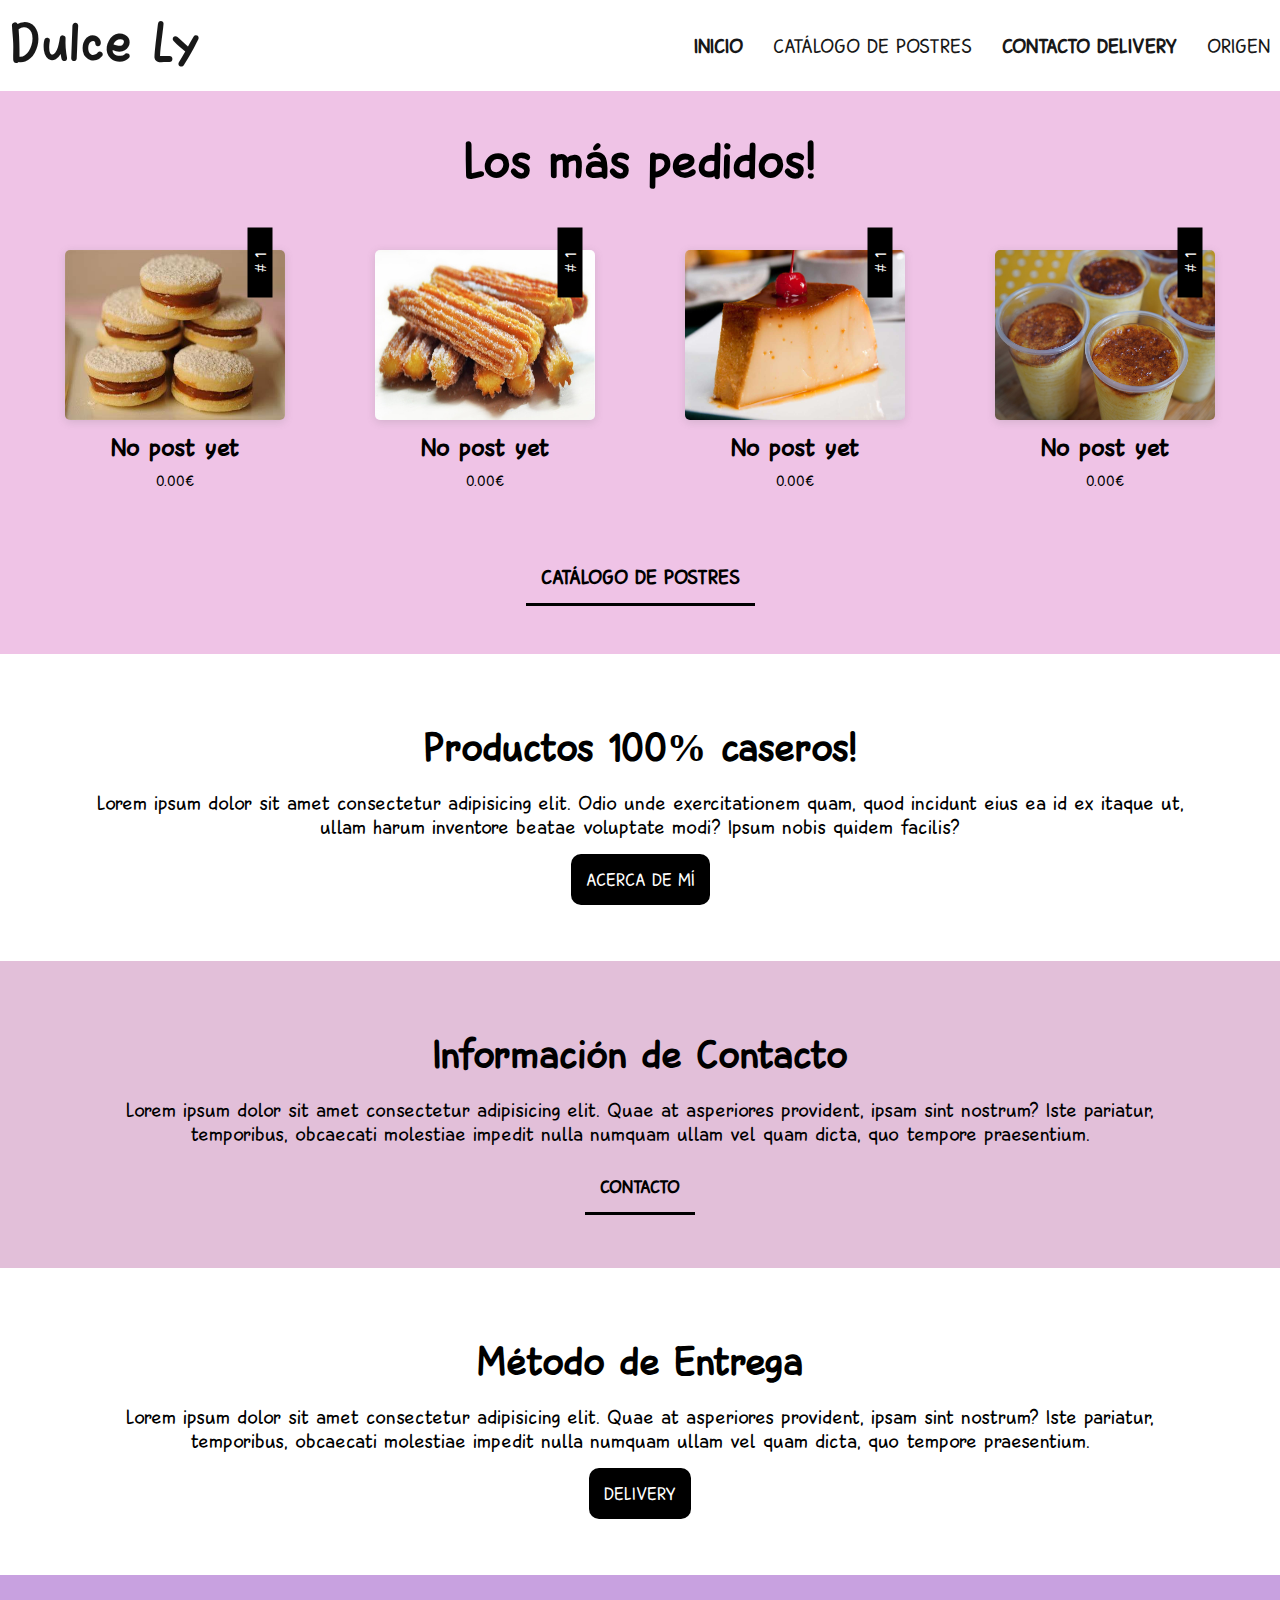
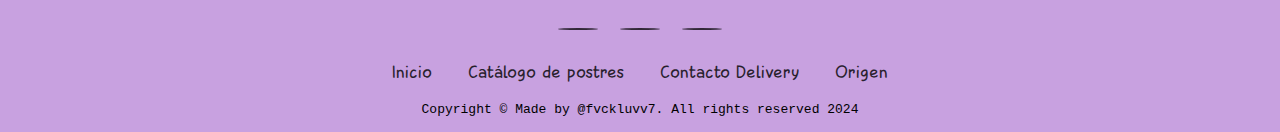
<file: index.html>
<!DOCTYPE html>
<html lang="en">
<head>
    <meta charset="UTF-8">
    <meta http-equiv="X-UA-Compatible" content="IE=edge">
    <meta name="viewport" content="width=device-width, initial-scale=1.0">
    <title>Dulce Ly - Inicio</title>
    <link rel="icon" href="" type="icon">
    <link rel="stylesheet" href="style.css">
    <link rel="stylesheet" href="https://cdnjs.cloudflare.com/ajax/libs/font-awesome/6.0.0-beta2/css/all.min.css" integrity="sha512-YWzhKL2whUzgiheMoBFwW8CKV4qpHQAEuvilg9FAn5VJUDwKZZxkJNuGM4XkWuk94WCrrwslk8yWNGmY1EduTA==" crossorigin="anonymous" referrerpolicy="no-referrer"/>
</head>

<body>

    <header>
        <nav>
            <ul class='nav-bar'>
                <li><a href="index.html" class="logo1"><p>Dulce Ly</p></a></li>

                    <input type='checkbox' id='check'/>

                <span class="menu">
                    <li><a href="index.html" class="bolder">Inicio</a></li>
                    <li><a href="dessert.html">Catálogo de postres</a></li>
                    <li><a href="contact.html" class="bolder">Contacto Delivery</a></li>
                    <li><a href="blog.html">Origen</a></li>
                    <label for="check" class="close-menu"><i class="fas fa-times"></i></label>
                </span>

                <label for="check" class="open-menu"><i class="fas fa-bars"></i></label>
            
            </ul>
        </nav>
    </header>


    <section class="section-b-sellers">

            <div class="container-title">

                    <h1 class="title">Los más pedidos!</h1>
    
                <div class="grid-container">
    
                    <div class="card-b-sellers">
                                <div class="etiqueta"># 1</div>
                            <img src="dessert-imgs/alfajores.png" alt="" class="img-b-sellers">
                        <div class="description">
                            <h2 class="title--product">No post yet</h2>
                            <p class="title--price">0.00€</p>
                        </div>
                    </div>

                    <div class="card-b-sellers">
                                <div class="etiqueta"># 1</div>
                            <img src="dessert-imgs/churros.png" alt="" class="img-b-sellers">
                        <div class="description">
                            <h2 class="title--product">No post yet</h2>
                            <p class="title--price">0.00€</p>
                        </div>
                    </div>

                    <div class="card-b-sellers">
                                <div class="etiqueta"># 1</div>
                            <img src="dessert-imgs/crema-volteada.png" alt="" class="img-b-sellers">
                        <div class="description">
                            <h2 class="title--product">No post yet</h2>
                            <p class="title--price">0.00€</p>
                        </div>
                    </div>
                    
                    <div class="card-b-sellers">
                                <div class="etiqueta"># 1</div>
                            <img src="dessert-imgs/leche-asada.png" alt="" class="img-b-sellers">
                        <div class="description">
                            <h2 class="title--product">No post yet</h2>
                            <p class="title--price">0.00€</p>
                        </div>
                    </div>

            </div>

                <button class="button1"><a href="dessert.html">CATÁLOGO DE POSTRES</a></button>

    </section>


<section class="section-product-txt"> 

    <h2 class="title-product">Productos 100% caseros!</h2>
    <p class="txt-product">Lorem ipsum dolor sit amet consectetur adipisicing elit. Odio unde exercitationem quam, quod incidunt eius ea id ex itaque ut, ullam harum inventore beatae voluptate modi? Ipsum nobis quidem facilis?</p>

    <button class="button-blog"><a href="blog.html">ACERCA DE MÍ</a></button>

</section>


<section class="section-personalizado">

    <h2 class="title-personalizado">Información de Contacto</h2>
    <p class="txt-personalizado">Lorem ipsum dolor sit amet consectetur adipisicing elit. Quae at asperiores provident, ipsam sint nostrum? Iste pariatur, temporibus, obcaecati molestiae impedit nulla numquam ullam vel quam dicta, quo tempore praesentium.</p>

    <button class="button-personalizado"><a href="contact.html">CONTACTO</a></button>
    
</section>


<section class="section-delivery-txt">

    <h2 class="title-product">Método de Entrega</h2>
    <p class="txt-product">Lorem ipsum dolor sit amet consectetur adipisicing elit. Quae at asperiores provident, ipsam sint nostrum? Iste pariatur, temporibus, obcaecati molestiae impedit nulla numquam ullam vel quam dicta, quo tempore praesentium.</p>

    <button class="button-contact"><a href="contact.html">DELIVERY</a></button>

</section>



        <footer>
         
                <section class="footer">
         
                    <div class="media">

                        <a href="https://www.instagram.com/dul_cely/"><i class="fa-brands fa-instagram"></i></a>
                        <a href=""><i class="fa-brands fa-facebook"></i></a>
                        <a href="https://api.whatsapp.com/message/OETHSGKCILVWM1?autoload=1&app_absent=0"><i class="fa-brands fa-whatsapp"></i></a>                    
                    </div>

        
                    <ul class="list">

                        <li>
                            <a href="index.html">Inicio</a>
                        </li>
                    
                        <li>
                            <a href="dessert.html">Catálogo de postres</a>
                        </li>
                    
                        <li>
                            <a href="contact.html">Contacto Delivery</a>
                        </li>

                        <li>
                            <a href="blog.html">Origen</a>
                        </li>

                    </ul>

                       <p class="copyright">Copyright © Made by @fvckluvv7. All rights reserved 2024</p> 

                </section>

    
        </footer>
 

</body>
</html>
</file>
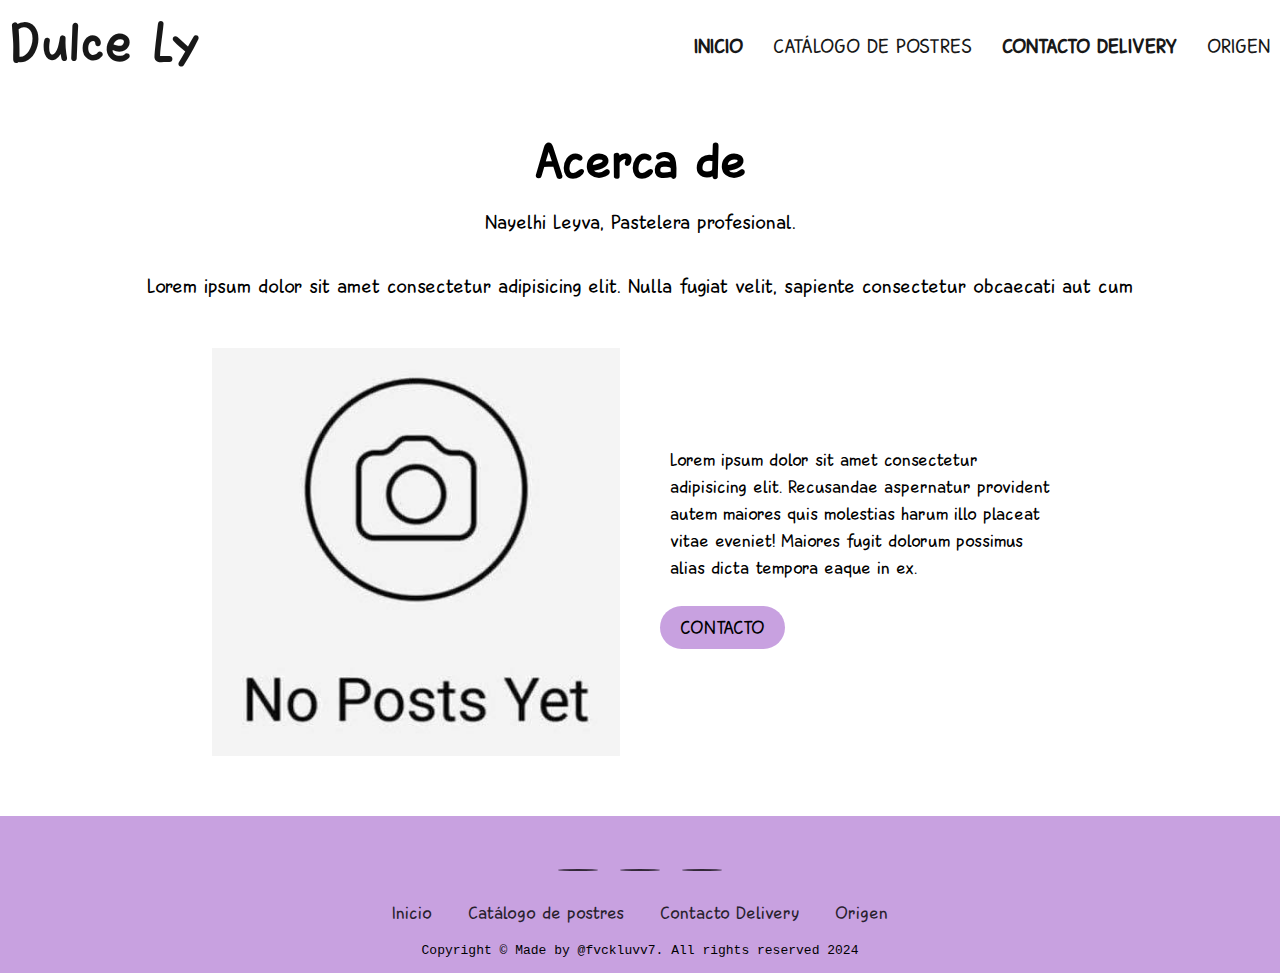
<file: blog.html>
<!DOCTYPE html>
<html lang="en">
<head>
    <meta charset="UTF-8">
    <meta name="viewport" content="width=device-width, initial-scale=1.0">
    <title>Dulce Ly - Blog </title>
    <link rel="stylesheet" href="blog.css">
    <link rel="stylesheet" href="https://cdnjs.cloudflare.com/ajax/libs/font-awesome/6.0.0-beta2/css/all.min.css" integrity="sha512-YWzhKL2whUzgiheMoBFwW8CKV4qpHQAEuvilg9FAn5VJUDwKZZxkJNuGM4XkWuk94WCrrwslk8yWNGmY1EduTA==" crossorigin="anonymous" referrerpolicy="no-referrer"/>
</head>
<body>
    
    <header>
        <nav>
            <ul class='nav-bar'>
                <li><a href="index.html" class="logo1"><p>Dulce Ly</p></a></li>

                    <input type='checkbox' id='check'/>

                <span class="menu">
                    <li><a href="index.html" class="bolder">Inicio</a></li>
                    <li><a href="dessert.html">Catálogo de postres</a></li>
                    <li><a href="contact.html" class="bolder">Contacto Delivery</a></li>
                    <li><a href="blog.html">Origen</a></li>
                    <label for="check" class="close-menu"><i class="fas fa-times"></i></label>
                </span>

                <label for="check" class="open-menu"><i class="fas fa-bars"></i></label>
            
            </ul>
        </nav>
    </header>

<main>
        <div class="heading">
            <h1>Acerca de</h1>
            <p>Nayelhi Leyva, Pastelera profesional.</p>
            <p class="txt2">Lorem ipsum dolor sit amet consectetur adipisicing elit. 
            Nulla fugiat velit, sapiente consectetur obcaecati aut cum </p>
        </div>
        <div class="container">
            <section class="about">
                <div class="about-img">
                    <img src="imgs-ref/npy.png">
                </div>
                <div class="about-content">
                    <p>Lorem ipsum dolor sit amet consectetur 
                    adipisicing elit. Recusandae aspernatur provident
                    autem maiores quis molestias harum illo placeat vitae
                    eveniet! Maiores fugit dolorum possimus alias dicta tempora eaque in ex.</p>
                    <a href="https://api.whatsapp.com/message/OETHSGKCILVWM1?autoload=1&app_absent=0" class="read-more">CONTACTO</a>
                </div>
            </section>
        </div>


</main>


<footer>
         
    <section class="footer">

        <div class="media">

            <a href="https://www.instagram.com/dul_cely/"><i class="fa-brands fa-instagram"></i></a>
            <a href=""><i class="fa-brands fa-facebook"></i></a>
            <a href="https://api.whatsapp.com/message/OETHSGKCILVWM1?autoload=1&app_absent=0"><i class="fa-brands fa-whatsapp"></i></a>  
        
        </div>


        <ul class="list">

            <li>
                <a href="index.html">Inicio</a>
            </li>
        
            <li>
                <a href="dessert.html">Catálogo de postres</a>
            </li>
        
            <li>
                <a href="contact.html">Contacto Delivery</a>
            </li>

            <li>
                <a href="blog.html">Origen</a>
            </li>

        </ul>

           <p class="copyright">Copyright © Made by @fvckluvv7. All rights reserved 2024</p> 

    </section>


</footer>


</body>
</html>
</file>
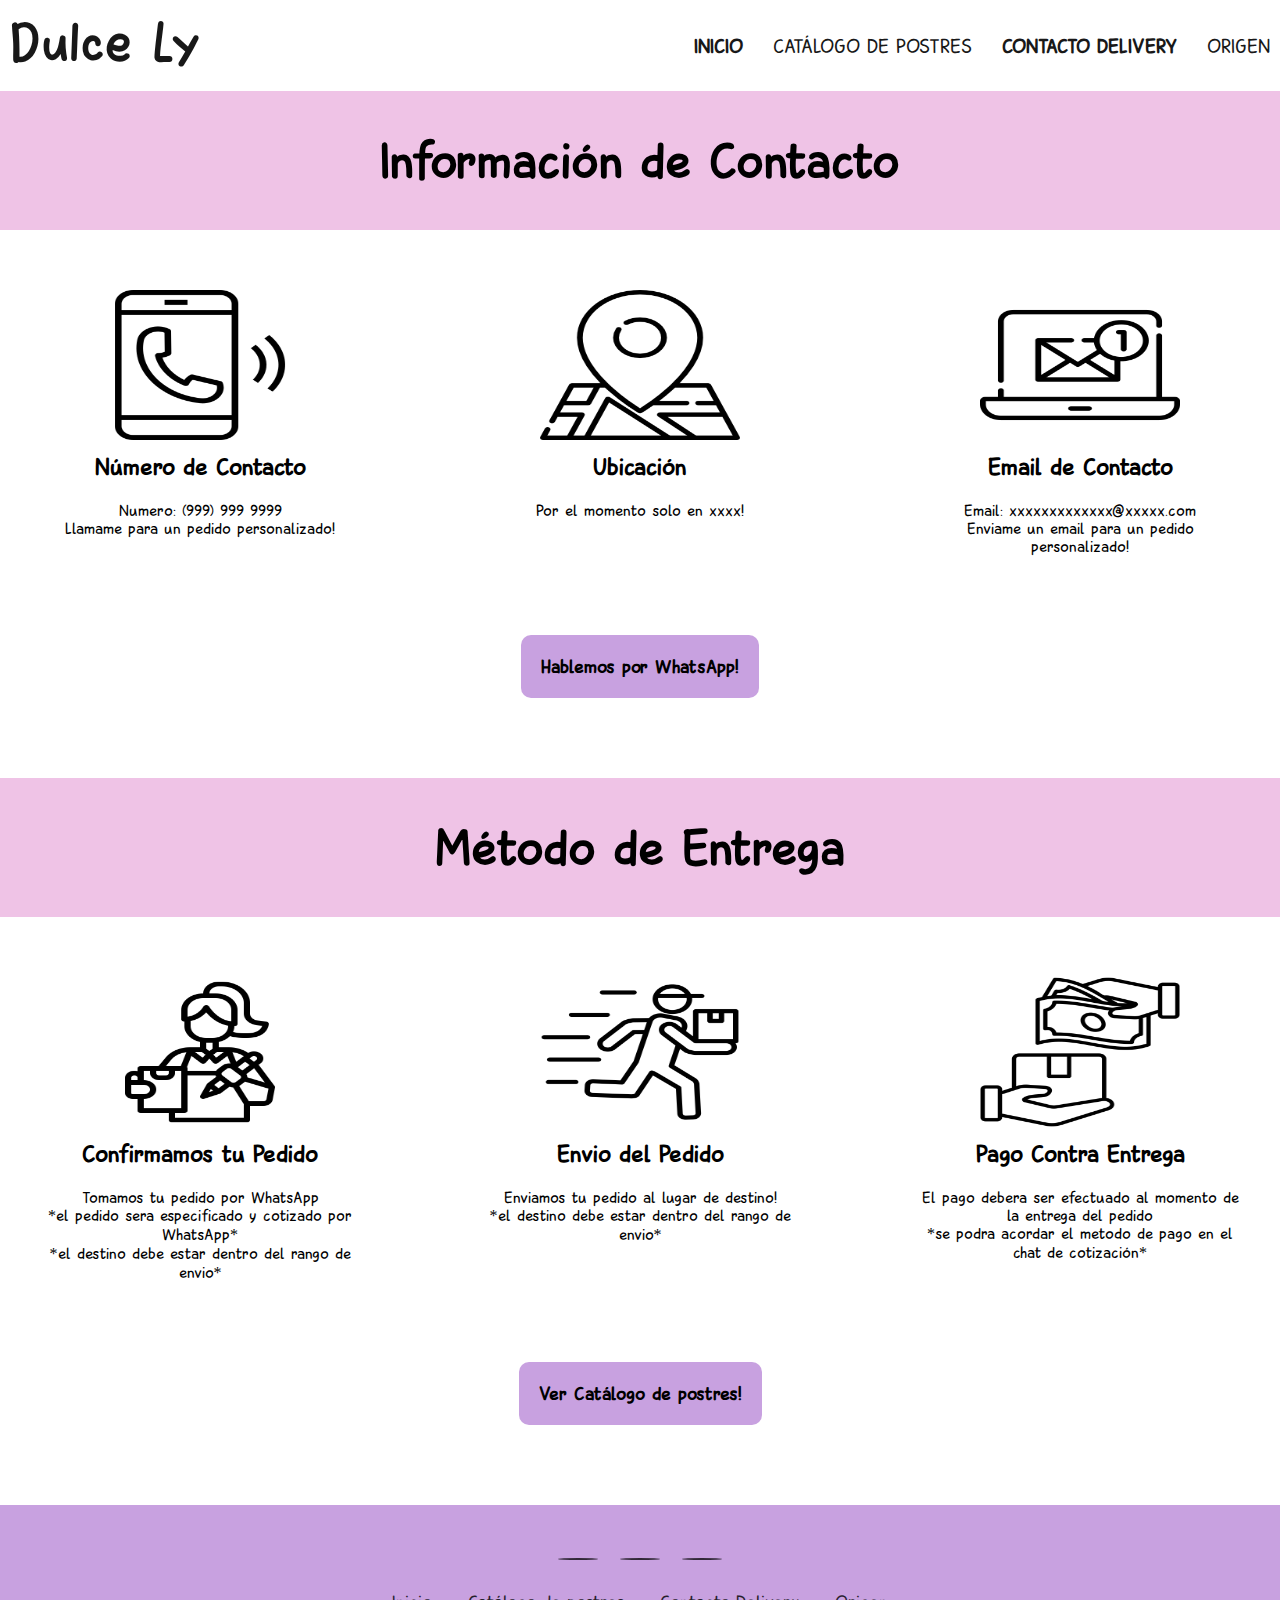
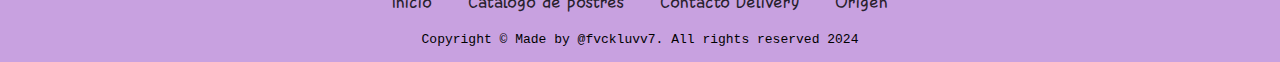
<file: contact.html>
<!DOCTYPE html>
<html lang="en">
<head>
    <meta charset="UTF-8">
    <meta http-equiv="X-UA-Compatible" content="IE=edge">
    <meta name="viewport" content="width=device-width, initial-scale=1.0">
    <title>Dulce Ly - Contacto</title>
    <link rel="stylesheet" href="contact.css">
    <link rel="stylesheet" href="https://cdnjs.cloudflare.com/ajax/libs/font-awesome/6.0.0-beta2/css/all.min.css" integrity="sha512-YWzhKL2whUzgiheMoBFwW8CKV4qpHQAEuvilg9FAn5VJUDwKZZxkJNuGM4XkWuk94WCrrwslk8yWNGmY1EduTA==" crossorigin="anonymous" referrerpolicy="no-referrer"/>
</head>
<body>
 
    <header>
        <nav>
            <ul class='nav-bar'>
                <li><a href="index.html" class="logo1"><p>Dulce Ly</p></a></li>

                    <input type='checkbox' id='check'/>

                <span class="menu">
                    <li><a href="index.html" class="bolder">Inicio</a></li>
                    <li><a href="dessert.html">Catálogo de postres</a></li>
                    <li><a href="contact.html" class="bolder">Contacto Delivery</a></li>
                    <li><a href="blog.html">Origen</a></li>
                    <label for="check" class="close-menu"><i class="fas fa-times"></i></label>
                </span>

                <label for="check" class="open-menu"><i class="fas fa-bars"></i></label>
            
            </ul>
        </nav>
    </header>

<main>

    <h1 class="title_contact">Información de Contacto</h1>

<div class="grid-container">

    <div class="card-contact">
        <img src="imgs-icons/i-phone.png" alt="" class="img-contact">
        <div class="description-contact">
        <h2 class="title-contact">Número de Contacto</h2>
        <p class="txt-contact">Numero: (999) 999 9999<br>Llamame para un pedido personalizado!
            
        </p>    
    </div>
</div>

    <div class="card-contact">
        <img src="imgs-icons/i-address.png" alt="" class="img-contact">
        <div class="description-contact">
        <h2 class="title-contact">Ubicación</h2>
        <p class="txt-contact">Por el momento solo en xxxx!</p>
    </div>
</div>

    <div class="card-contact">
        <img src="imgs-icons/i-email.png" alt="" class="img-contact">
        <div class="description-contact">
        <h2 class="title-contact">Email de Contacto</h2>
        <p class="txt-contact">Email: xxxxxxxxxxxxx@xxxxx.com<br>Enviame un email para un pedido personalizado!

        </p>
    </div>
</div>

</main>

<section class="section-button1">

    <a href="https://api.whatsapp.com/message/OETHSGKCILVWM1?autoload=1&app_absent=0" class="button1"><h3>Hablemos por WhatsApp!</h3></a>

</section>


<section class="delivery">

    <h1 class="title_contact">Método de Entrega</h1>

    <div class="grid-container">

        <div class="card-contact">
            <img src="imgs-icons/i-pedido.png" alt="" class="img-contact">
            <div class="description-contact">
            <h2 class="title-contact">Confirmamos tu Pedido</h2>
            <p class="txt-contact">Tomamos tu pedido por WhatsApp<br>*el pedido sera especificado y cotizado por WhatsApp*<br>*el destino debe estar dentro del rango de envio*
                
            </p>    
        </div>
    </div>
    
        <div class="card-contact">
            <img src="imgs-icons/i-delivery.png" alt="" class="img-contact">
            <div class="description-contact">
            <h2 class="title-contact">Envio del Pedido</h2>
            <p class="txt-contact">Enviamos tu pedido al lugar de destino!<br>*el destino debe estar dentro del rango de envio*
            
            </p>    
        </div>
    </div>


        <div class="card-contact">
            <img src="imgs-icons/i-contra.png" alt="" class="img-contact">
            <div class="description-contact">
            <h2 class="title-contact">Pago Contra Entrega</h2>
            <p class="txt-contact">El pago debera ser efectuado al momento de la entrega del pedido <br> *se podra acordar el metodo de pago en el chat de cotización*

            </p>
        </div>
    </div>

</section>

<section class="section-button1"></section>

    <a href="dessert.html" class="button1"><h3>Ver Catálogo de postres!</h3></a>

</section>

<footer>
         
    <section class="footer">

        <div class="media">

            <a href="https://www.instagram.com/dul_cely/"><i class="fa-brands fa-instagram"></i></a>
            <a href=""><i class="fa-brands fa-facebook"></i></a>
            <a href="https://api.whatsapp.com/message/OETHSGKCILVWM1?autoload=1&app_absent=0"><i class="fa-brands fa-whatsapp"></i></a>  
        
        </div>


        <ul class="list">

            <li>
                <a href="index.html">Inicio</a>
            </li>
        
            <li>
                <a href="dessert.html">Catálogo de postres</a>
            </li>
        
            <li>
                <a href="contact.html">Contacto Delivery</a>
            </li>

            <li>
                <a href="blog.html">Origen</a>
            </li>

        </ul>

           <p class="copyright">Copyright © Made by @fvckluvv7. All rights reserved 2024</p> 

    </section>


</footer>




</body>
</html>
</file>
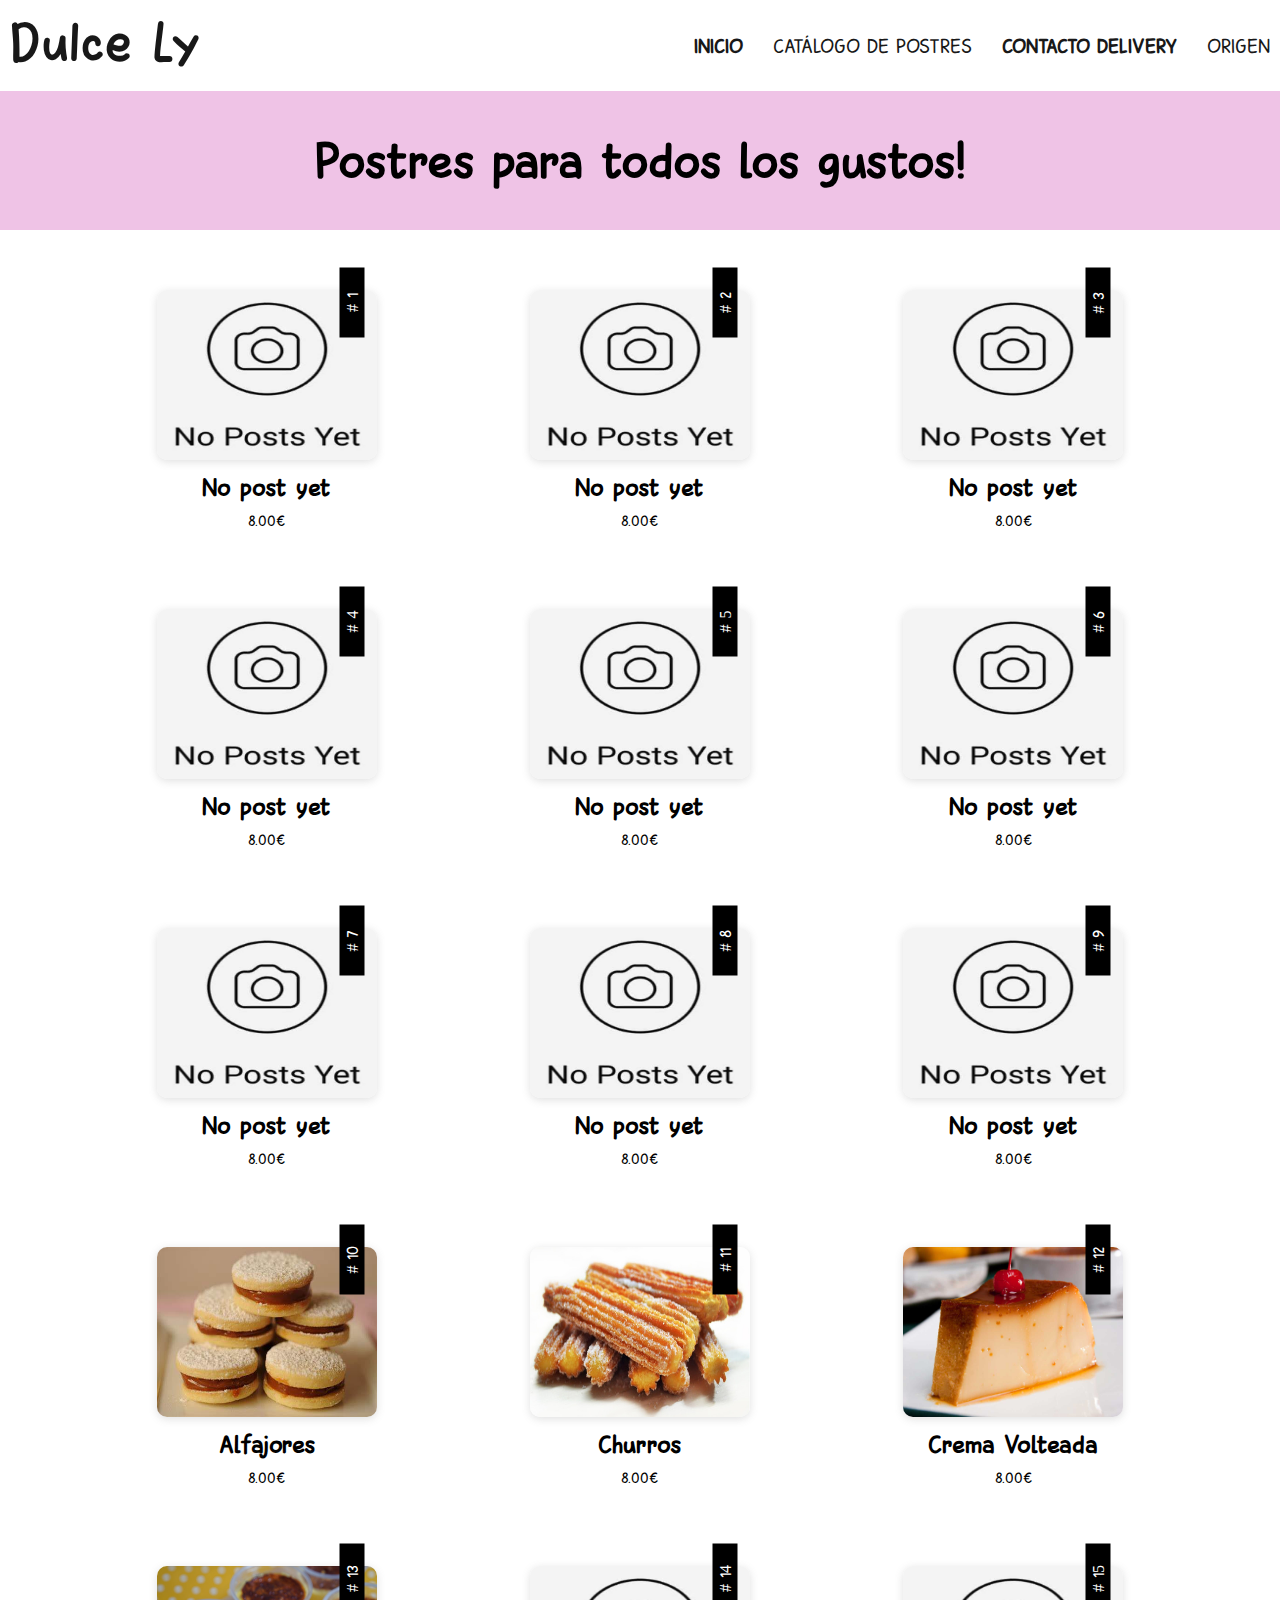
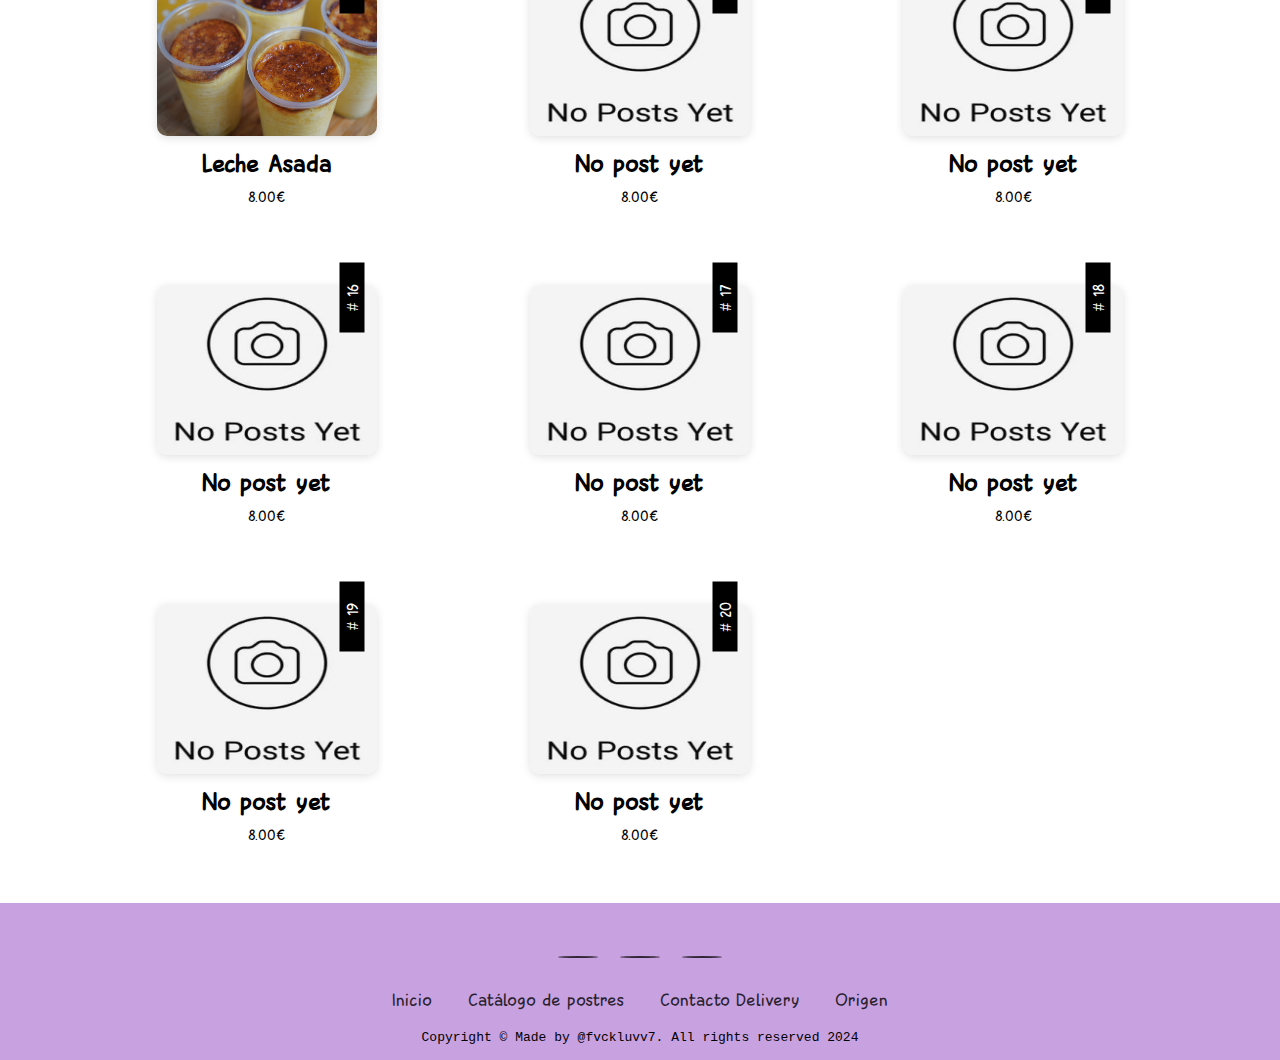
<file: dessert.html>
<!DOCTYPE html>
<html lang="en">
<head>
    <meta charset="UTF-8">
    <meta http-equiv="X-UA-Compatible" content="IE=edge">
    <meta name="viewport" content="width=device-width, initial-scale=1.0">
    <title>Dulce Ly - Postres</title>
    <link rel="stylesheet" href="dessertStyle.css">
    <link rel="stylesheet" href="https://cdnjs.cloudflare.com/ajax/libs/font-awesome/6.0.0-beta2/css/all.min.css" integrity="sha512-YWzhKL2whUzgiheMoBFwW8CKV4qpHQAEuvilg9FAn5VJUDwKZZxkJNuGM4XkWuk94WCrrwslk8yWNGmY1EduTA==" crossorigin="anonymous" referrerpolicy="no-referrer" />
</head>
<body>

    <header>
        <nav>
            <ul class='nav-bar'>
                <li><a href="index.html" class="logo1"><p>Dulce Ly</p></a></li>

                    <input type='checkbox' id='check'/>

                <span class="menu">
                    <li><a href="index.html" class="bolder">Inicio</a></li>
                    <li><a href="dessert.html">Catálogo de postres</a></li>
                    <li><a href="contact.html" class="bolder">Contacto Delivery</a></li>
                    <li><a href="blog.html">Origen</a></li>
                    <label for="check" class="close-menu"><i class="fas fa-times"></i></label>
                </span>

                <label for="check" class="open-menu"><i class="fas fa-bars"></i></label>
            
            </ul>
        </nav>
    </header>


<main>


        <h1 class="title">Postres para todos los gustos!</h1>
    

<div class="grid-container">

    <div class="card-dessert">
        <div class="etiqueta"># 1</div>
        <img src="imgs-ref/npy.png" alt="" class="img-producto">
        <div class="description">
        <h2 class="title--product">No post yet</h2>
        <p class="title--price">8.00€</p>
    </div>
    </div>

    <div class="card-dessert">
        <div class="etiqueta"># 2</div>
        <img src="imgs-ref/npy.png" alt="" class="img-producto">
        <div class="description">
        <h2 class="title--product">No post yet</h2>
        <p class="title--price">8.00€</p>
    </div>
    </div>

    <div class="card-dessert">
        <div class="etiqueta"># 3</div>
        <img src="imgs-ref/npy.png" alt="" class="img-producto">
        <div class="description">
        <h2 class="title--product">No post yet</h2>
        <p class="title--price">8.00€</p>
    </div>
    </div>

    <div class="card-dessert">
        <div class="etiqueta"># 4</div>
        <img src="imgs-ref/npy.png" alt="" class="img-producto">
        <div class="description">
        <h2 class="title--product">No post yet</h2>
        <p class="title--price">8.00€</p>
    </div>
    </div>

    <div class="card-dessert">
        <div class="etiqueta"># 5</div>
        <img src="imgs-ref/npy.png" alt="" class="img-producto">
        <div class="description">
        <h2 class="title--product">No post yet</h2>
        <p class="title--price">8.00€</p>
    </div>
    </div>

    <div class="card-dessert">
        <div class="etiqueta"># 6</div>
        <img src="imgs-ref/npy.png" alt="" class="img-producto">
        <div class="description">
        <h2 class="title--product">No post yet</h2>
        <p class="title--price">8.00€</p>
    </div>
    </div>

    <div class="card-dessert">
        <div class="etiqueta"># 7</div>
        <img src="imgs-ref/npy.png" alt="" class="img-producto">
        <div class="description">
        <h2 class="title--product">No post yet</h2>
        <p class="title--price">8.00€</p>
    </div>
    </div>

    <div class="card-dessert">
        <div class="etiqueta"># 8</div>
        <img src="imgs-ref/npy.png" alt="" class="img-producto">
        <div class="description">
        <h2 class="title--product">No post yet</h2>
        <p class="title--price">8.00€</p>
    </div>
    </div>

    <div class="card-dessert">
        <div class="etiqueta"># 9</div>
        <img src="imgs-ref/npy.png" alt="" class="img-producto">
        <div class="description">
        <h2 class="title--product">No post yet</h2>
        <p class="title--price">8.00€</p>
    </div>
    </div>

    <div class="card-dessert">
        <div class="etiqueta"># 10</div>
        <img src="dessert-imgs/alfajores.png" alt="" class="img-producto">
        <div class="description">
        <h2 class="title--product">Alfajores</h2>
        <p class="title--price">8.00€</p>
    </div>
    </div>

    <div class="card-dessert">
        <div class="etiqueta"># 11</div>
        <img src="dessert-imgs/churros.png" alt="" class="img-producto">
        <div class="description">
        <h2 class="title--product">Churros</h2>
        <p class="title--price">8.00€</p>
    </div>
    </div>

    <div class="card-dessert">
        <div class="etiqueta"># 12</div>
        <img src="dessert-imgs/crema-volteada.png" alt="" class="img-producto">
        <div class="description">
        <h2 class="title--product">Crema Volteada</h2>
        <p class="title--price">8.00€</p>
    </div>
    </div>

    <div class="card-dessert">
        <div class="etiqueta"># 13</div>
        <img src="dessert-imgs/leche-asada.png" alt="" class="img-producto">
        <div class="description">
        <h2 class="title--product">Leche Asada</h2>
        <p class="title--price">8.00€</p>
    </div>
    </div>

    <div class="card-dessert">
        <div class="etiqueta"># 14</div>
        <img src="imgs-ref/npy.png" alt="" class="img-producto">
        <div class="description">
        <h2 class="title--product">No post yet</h2>
        <p class="title--price">8.00€</p>
    </div>
    </div>

    <div class="card-dessert">
        <div class="etiqueta"># 15</div>
        <img src="imgs-ref/npy.png" alt="" class="img-producto">
        <div class="description">
        <h2 class="title--product">No post yet</h2>
        <p class="title--price">8.00€</p>
    </div>
    </div>

    <div class="card-dessert">
        <div class="etiqueta"># 16</div>
        <img src="imgs-ref/npy.png" alt="" class="img-producto">
        <div class="description">
        <h2 class="title--product">No post yet</h2>
        <p class="title--price">8.00€</p>
    </div>
    </div>

    <div class="card-dessert">
        <div class="etiqueta"># 17</div>
        <img src="imgs-ref/npy.png" alt="" class="img-producto">
        <div class="description">
        <h2 class="title--product">No post yet</h2>
        <p class="title--price">8.00€</p>
    </div>
    </div>

    <div class="card-dessert">
        <div class="etiqueta"># 18</div>
        <img src="imgs-ref/npy.png" alt="" class="img-producto">
        <div class="description">
        <h2 class="title--product">No post yet</h2>
        <p class="title--price">8.00€</p>
    </div>
    </div>

    <div class="card-dessert">
        <div class="etiqueta"># 19</div>
        <img src="imgs-ref/npy.png" alt="" class="img-producto">
        <div class="description">
        <h2 class="title--product">No post yet</h2>
        <p class="title--price">8.00€</p>
    </div>
    </div>

    <div class="card-dessert">
        <div class="etiqueta"># 20</div>
        <img src="imgs-ref/npy.png" alt="" class="img-producto">
        <div class="description">
        <h2 class="title--product">No post yet</h2>
        <p class="title--price">8.00€</p>
    </div>
    </div>


</main>


    <footer>

        <section class="footer">

            <div class="media">
                <a href="https://www.instagram.com/dul_cely/"><i class="fa-brands fa-instagram"></i></a>
                <a href=""><i class="fa-brands fa-facebook"></i></a>
                <a href="https://api.whatsapp.com/message/OETHSGKCILVWM1?autoload=1&app_absent=0"><i class="fa-brands fa-whatsapp"></i></a>  
            </div>

        <ul class="list">
            <li>
                <a href="index.html">Inicio</a>
            </li>
            <li>
                <a href="dessert.html">Catálogo de postres</a>
            </li>
            <li>
                <a href="contact.html">Contacto Delivery</a>
            </li>
            <li>
                <a href="blog.html">Origen</a>
            </li>
        </ul>
            <p class="copyright">Copyright © Made by @fvckluvv7. All rights reserved 2024</p>

        </section>

    </footer>


</body>
</html>
</file>
<file: style.css>
/*fonts*/

@font-face {
    font-family: "SD";
    src: url(Sunbird\ DEMO.otf);
}

@font-face {
    font-family: "Yae";
    src: url(Yaelah.ttf);
}

/*fonts-end*/

*{
    box-sizing: border-box;
    margin: 0;
    padding: 0;
}

body {
    font-family: "SD";
    background: #fff;
}

/*nav-bar*/

.nav-bar {
     display: flex;
     justify-content: space-between;
     align-items: center;
     list-style: none;
     position: relative;
     background-color: #fff;
     padding: 5px;
     margin: 10px 5px;
}

.logo1 {
    text-decoration: none;
    color: #181818;
    font-size: 55px;
    font-family: "Yae";
}

.bolder {
    font-weight: bolder;
}


.menu {
    display: flex;
}

.menu li {
    padding-left: 30px;
}

.menu li a {
    font-size: 20px;
    display: inline-block;
    text-decoration: none;
    color: #181818;
    text-align: center;
    transition: 0.15s ease-in-out;
    position: relative;
    text-transform: uppercase;
}

.menu li a::after {
    content: "";
    position: absolute;
    bottom: 0;
    left: 0;
    width: 0;
    height: 1.5px;
    background-color: #000;
    transition: 0.15s ease-in-out;
}

.menu li a:hover:after {
    width: 100%;
}

.open-menu , .close-menu {
    position: absolute;
    color: #181818;
    cursor: pointer;
    font-size: 1.5rem;
    display: none;
}

.open-menu {
    top: 50%;
    right: 20px;
    transform: translateY(-50%);
    color: #181818;
}

.close-menu {
    top: 20px;
    right: 20px;
}

#check {
    display: none;
}

/*end-nav-bar*/


/*Main section-b-sellers*/

.container-title {
    background-color: #efc3e6;
    padding: 40px;
}

.title {
    /*padding: 20px;*/
    text-align: center;
    margin-bottom: 40px;
    font-size: 50px;
}

/*cards-best-sellers*/

.grid-container {
    display: grid;
    grid-template-columns: repeat(auto-fit, minmax(255px, 1fr));
    gap: 40px;
    justify-content: center;
    margin: 10px auto 56px;
}

.card-b-sellers {
    margin: auto;
    padding: 20px;
    text-align: center;
    position: relative;
    border-radius: 10px;
}

.img-b-sellers {
    width: 220px;
    height: 170px;
    box-shadow: rgba(99, 99, 99, 0.2) 0px 2px 8px 0px;
    border-radius: 5px;
}

.etiqueta {
    padding: 3px;   
    background: #000;
    width: 70px;
    position: absolute;
    top: 20px;
    right: 10px;
    transform: rotate(-90deg);
    color: #fff;
}

.title--product {
    font-size: 25px;
    padding: 10px;
    color: #000;
}

.title--price {
    font-size: 15px;
}

/*button*/

.button1 {
    background: none;
    border: none;
    margin: auto;
    display: block;
    padding-bottom: 25px;
}

.button1 a {
    text-decoration: none;
    font-size: 20px;
    /*background-color: #000;*/
    border-bottom: 3px solid;
    padding: 15px ;
    /*border-radius: 10px;*/
    color: #000;
    transition: 0.2s;
    font-family: "SD";
    font-weight: bold;
}

.button1 a:hover {
    /*background-color: #fff;*/
    color: #a8719d;
    border-bottom: 3px solid #a8719d;
}

/*end-main-section-b-sellers*/


/*Main-section-product-txt*/

.section-product-txt {
    padding: 70px 0 70px;
}


.title-product {
    text-align: center;
    font-size: 40px;
}

.txt-product {
    text-align: center;
    font-size: 20px;
    margin: 20px 90px 30px;
}

.button-blog {
    background: none;
    border: none;
    margin: auto;
    display: block;
}

.button-blog a {
    text-decoration: none;
    font-size: 18px;
    background-color: #000;
    padding: 15px 15px;
    border-radius: 10px;
    color: #fff;
    transition: 0.3s;
    font-family: "SD";
}

.button-blog a:hover {
    background-color: #fff;
    color: #000;
}

/*end-main-section-product-txt*/


/*Main-section-personalizado*/

.section-personalizado {
    background: #E2BFD9; 
    padding: 70px 0 70px;
}

.title-personalizado {
    text-align: center;
    font-size: 40px;
}

.txt-personalizado {
    text-align: center;
    font-size: 20px;
    margin: 20px 90px 30px;
}

.button-personalizado {
    border: none;
    margin: auto;
    display: block;
    background: none;
}

.button-personalizado a {
    text-decoration: none;
    font-size: 18px;
/*    background-color: #000;*/
    padding: 15px;
  /*  border-radius: 10px; */
    color: #000;
    transition: 0.3s;
    font-family: "SD";
    border-bottom: 3px solid;
    font-weight: bolder;
}

.button-personalizado a:hover {
    color: #a8719d;
}

/*end-main-section-personalizado*/


/*Main-section-delivery-txt*/

.section-delivery-txt {
    padding: 70px 0 70px;
}

.button-contact {    
    border: none;
    margin: auto;
    display: block;
}

.button-contact a {
    text-decoration: none;
    font-size: 18px;
    background-color: #000;
    padding: 15px 15px;
    border-radius: 10px;
    color: #fff;
    transition: 0.3s;
    font-family: "SD";
}

.button-contact a:hover {
    background-color: #fff;
    color: #000;
}

/*end-main-section-delivery-txt*/


/*Footer*/

        .footer {
            padding: 40px 0;
            background-color: #C8A1E0;
            padding-bottom: 15px;
        }

        .media {
            text-align: center;
            padding-bottom: 25px;
            color: #181818;
        }

        .media a {
            font-size: 24px;
            color: #000;
            border: 1px solid #000;
            width: 40px;
            line-height: 38px;
            display: inline-block;
            text-align: center;
            border-radius: 50%;
            margin: 0 8px;
            opacity: 0.75;
            transition: 0.2s;
        }

        .media a:hover {
            opacity: 0.9;
            border: 1px solid #836a93;
        }

        .footer ul {
            margin-top: 0;
            padding: 0;
            list-style: none;
            font-size: 18px;
            line-height: 1.6;
            margin-bottom: 0;
            text-align: center;
        }

        .footer ul li a {
            color: inherit;
            text-decoration: none;
            opacity: 0.8;
            transition: 0.2s;
        }

        .footer ul li {
            display: inline-block;
            padding: 0 15px;
        }

        .footer ul li a:hover {
            color: #836a93;
        }

        .copyright {
            font-size: 13px;
            text-align: center;
            margin-top: 15px;
            opacity: 1;
            font-family: monospace;
        }

/*end-footer*/


/*RESPONSIVE-SECTION*/


/*RESPONSIVE-nav-bar-menu-burger*/
        
@media screen and (max-width: 990px) {
    .menu {
        flex-direction: column;
        align-items: center;
        justify-content: center;
        width: 50%;
        height: 100vh;
        position: fixed;
        top: 0;
        right: -100%;
        z-index: 100;
        background-color: #ffffff;
        transition: all 0.2s ease-in-out;
        box-shadow: 0 5px 10px rgba(0, 0, 0, 0.2);
    }
    .menu li {margin-top: 40px;}
    .menu li a {padding: 10px;}
    .open-menu , .close-menu {display: block;}
    #check:checked ~ .menu {right: 0;}
}

/*end-responsive-nav-bar-menu-burger*/

/*RESPONSIVE-768PX-VIEW-MAIN*/

@media screen and (max-width: 768px){
 
    .title-product {
        font-size: 35px;
    }

    .title-personalizado {
    
        font-size: 35px;
    }

}




/*RESPONSIVE-530px-VIEW-footer*/

@media screen and (max-width: 530px) {
   
    .footer ul{
        font-size: 13px;
    }

    .copyright{
        font-size: 10px;
    }

}

/*RESPONSIVE-320PX-VIEW-TITLE*/

@media screen and (max-width: 435px){

    .title{
        font-size: 33px;
    }

}
</file>
<file: blog.css>
/*fonts*/

@font-face {
    font-family: "SD";
    src: url(Sunbird\ DEMO.otf);
}

@font-face {
    font-family: "Yae";
    src: url(Yaelah.ttf);
}


/*fonts-end*/

*{
    box-sizing: border-box;
    margin: 0;
    padding: 0;
}

body {
    font-family: "SD";
    background: #ffffff;
}

/*nav-bar*/

.nav-bar {
     display: flex;
     justify-content: space-between;
     align-items: center;
     list-style: none;
     position: relative;
     background-color: #fff;
     padding: 5px;
     margin: 10px 5px;
}

.logo1 {
    text-decoration: none;
    color: #181818;
    font-size: 55px;
    font-family: "Yae";
}

.bolder {
    font-weight: bolder;
}


.menu {
    display: flex;
}

.menu li {
    padding-left: 30px;
}

.menu li a {
    font-size: 20px;
    display: inline-block;
    text-decoration: none;
    color: #181818;
    text-align: center;
    transition: 0.15s ease-in-out;
    position: relative;
    text-transform: uppercase;
}

.menu li a::after {
    content: "";
    position: absolute;
    bottom: 0;
    left: 0;
    width: 0;
    height: 1.5px;
    background-color: #000;
    transition: 0.15s ease-in-out;
}

.menu li a:hover:after {
    width: 100%;
}

.open-menu , .close-menu {
    position: absolute;
    color: #181818;
    cursor: pointer;
    font-size: 1.5rem;
    display: none;
}

.open-menu {
    top: 50%;
    right: 20px;
    transform: translateY(-50%);
    color: #181818;
}

.close-menu {
    top: 20px;
    right: 20px;
}

#check {
    display: none;
}

/*end-nav-bar*/


/*main*/

main{
    margin: 0;
    padding: 0;
    box-sizing: border-box;
}


.heading{
    width: 90%;
    display: flex;
    justify-content: center;
    align-items: center;
    flex-direction: column;
    text-align: center;
    margin: auto;
}

.heading h1{
    padding-top: 40px;
    font-size: 50px;
    color: #000;
    margin-bottom: 20px;
    position: relative;
}

.heading p{
    font-size: 20px;
    margin-bottom: 20px;
}

.txt2{
    font-size: 18px;
    margin: 20px;
}


.container{
    width: 70%;
    margin: 0 auto;
    padding: 10px 20px;
}

.about{
    display: flex;
    justify-content: space-between;
    align-items: center;
    flex-wrap: wrap;
}

.about-img{
    flex: 1;
    margin-right: 40px;
    overflow: hidden;
}

.about-img img{
    margin-top: 20px;
    max-width: 100%;
    height: auto;
    display: block;
}

.about-content{
    flex: 1;
}

.about-content p{
    font-size: 18px;
    line-height: 1.5;
    padding: 10px;
}

.about-content .read-more{
    display: inline-block;
    padding: 10px 20px;
    background: #C8A1E0;
    color: #000;
    font-size: 19px;
    text-decoration: none;
    border-radius: 25px;
    margin-top: 15px;
    transition: 0.3s ease;
}

.about-content .read-more:hover{
    background: #b879e0;
    color: #fff;

}

@media screen and (max-width: 999px) {

    .heading{
        padding: 0px 20px;
    }

    .heading h1{
        font-size: 36px;
    }

    .heading p{
        font-size: 17px;
        margin-bottom: 0px;
    }

    .container{
        padding: 0px;
    }
    .about{
        padding: 20px;
        flex-direction: column;
    }
    .about-img{
        margin-right: 0px;
        margin-bottom: 20px;
    }
    .about-content p{
        padding: 0px;
        font-size: 16px;
    }

    .about-content .read-more{
        font-size: 16px;
    }

}

/*end-main*/

/*Footer*/

.footer {
    margin-top: 50px;
    padding: 40px 0;
    background-color: #C8A1E0;
    padding-bottom: 15px;
}

.media {
    text-align: center;
    padding-bottom: 25px;
    color: #181818;
}

.media a {
    font-size: 24px;
    color: #000;
    border: 1px solid #000;
    width: 40px;
    line-height: 38px;
    display: inline-block;
    text-align: center;
    border-radius: 50%;
    margin: 0 8px;
    opacity: 0.75;
    transition: 0.2s;
}

.media a:hover {
    opacity: 0.9;
    border: 1px solid #7a727e;
}

.footer ul {
    margin-top: 0;
    padding: 0;
    list-style: none;
    font-size: 18px;
    line-height: 1.6;
    margin-bottom: 0;
    text-align: center;
}

.footer ul li a {
    color: inherit;
    text-decoration: none;
    opacity: 0.8;
    transition: 0.2s;
}

.footer ul li {
    display: inline-block;
    padding: 0 15px;
}

.footer ul li a:hover {
    color: #7a727e;
}

.copyright {
    font-size: 13px;
    text-align: center;
    margin-top: 15px;
    opacity: 1;
    font-family: monospace;
}

/*end-footer*/


/*RESPONSIVE-SECTION*/


/*RESPONSIVE-nav-bar-menu-burger*/
        
@media screen and (max-width: 990px) {
    .menu {
        flex-direction: column;
        align-items: center;
        justify-content: center;
        width: 50%;
        height: 100vh;
        position: fixed;
        top: 0;
        right: -100%;
        z-index: 100;
        background-color: #ffffff;
        transition: all 0.2s ease-in-out;
        box-shadow: 0 5px 10px rgba(0, 0, 0, 0.2);
    }
    .menu li {margin-top: 40px;}
    .menu li a {padding: 10px;}
    .open-menu , .close-menu {display: block;}
    #check:checked ~ .menu {right: 0;}
}

/*end-responsive-nav-bar-menu-burger*/


/*RESPONSIVE-530px-VIEW-footer*/

@media screen and (max-width: 530px) {
   
    .footer ul{
        font-size: 13px;
    }

    .copyright{
        font-size: 10px;
    }

}
</file>
<file: contact.css>
/*fonts*/

@font-face {
    font-family: "SD";
    src: url(Sunbird\ DEMO.otf);
}

@font-face {
    font-family: "Yae";
    src: url(Yaelah.ttf);
}

/*fonts-end*/

*{
    box-sizing: border-box;
    margin: 0;
    padding: 0;
}

body {
    font-family: "SD";
}

/*nav-bar*/

.nav-bar {
     display: flex;
     justify-content: space-between;
     align-items: center;
     list-style: none;
     position: relative;
     background-color: #fff;
     padding: 5px;
     margin: 10px 5px;
 
}

.logo1 {
    text-decoration: none;
    color: #181818;
    font-size: 55px;
    font-family: "Yae";
}

.bolder {
    font-weight: bolder;
}


.menu {
    display: flex;
}

.menu li {
    padding-left: 30px;
}

.menu li a {
    font-size: 20px;
    display: inline-block;
    text-decoration: none;
    color: #181818;
    text-align: center;
    transition: 0.15s ease-in-out;
    position: relative;
    text-transform: uppercase;
}

.menu li a::after {
    content: "";
    position: absolute;
    bottom: 0;
    left: 0;
    width: 0;
    height: 1.5px;
    background-color: #000;
    transition: 0.15s ease-in-out;
}

.menu li a:hover:after {
    width: 100%;
}

.open-menu , .close-menu {
    position: absolute;
    color: #181818;
    cursor: pointer;
    font-size: 1.5rem;
    display: none;
}

.open-menu {
    top: 50%;
    right: 20px;
    transform: translateY(-50%);
    color: #181818;
}

.close-menu {
    top: 20px;
    right: 20px;
}

#check {
    display: none;
}

/*end-nav-bar*/


/*main-contact*/


.title_contact {
    margin-bottom: 40px;
    padding: 40px;
    text-align: center;
    background: #efc3e6;
    font-size: 50px;
}

.button1 {
    text-align: center;
    text-decoration: none;
    display: flex;
    justify-content: center;
    align-items: center;
}

.button1 h3 {
    background: #c8a1e0;
    padding: 20px;
    border-radius: 10px;
    color: #000;
    margin-bottom: 80px;
    transition: 0.3s ease;
}

.button1 h3:hover{
    background: #b879e0;
    color: /*#000*/ #fff;
}


.card-contact {
    padding: 20px;
    text-align: center;
    position: relative;
}

.grid-container {
    display: grid;
    grid-template-columns: repeat(auto-fit, minmax(255px, 1fr));
    gap: 40px;
    justify-content: center;
    margin: 0 0 40px ;
}

.img-contact {
    width: 200px;
    height: 150px;
}

.description-contact {
    text-align: center;
}

.title-contact {
    margin: 10px;
}

.txt-contact {
    margin: 20px;
}


/*Footer*/

.footer {
    padding: 40px 0;
    background-color: #C8A1E0;
    padding-bottom: 15px;
}

.media {
    text-align: center;
    padding-bottom: 25px;
    color: #181818;
}

.media a {
    font-size: 24px;
    color: #000;
    border: 1px solid #000;
    width: 40px;
    line-height: 38px;
    display: inline-block;
    text-align: center;
    border-radius: 50%;
    margin: 0 8px;
    opacity: 0.75;
    transition: 0.2s;
}

.media a:hover {
    opacity: 0.9;
    border: 1px solid #7a727e;
}

.footer ul {
    margin-top: 0;
    padding: 0;
    list-style: none;
    font-size: 18px;
    line-height: 1.6;
    margin-bottom: 0;
    text-align: center;
}

.footer ul li a {
    color: inherit;
    text-decoration: none;
    opacity: 0.8;
    transition: 0.2s;
}

.footer ul li {
    display: inline-block;
    padding: 0 15px;
}

.footer ul li a:hover {
    color: #7a727e;
}

.copyright {
    font-size: 13px;
    text-align: center;
    margin-top: 15px;
    opacity: 1;
    font-family: monospace;
}

/*end-footer*/


/*RESPONSIVE-SECTION*/


/*RESPONSIVE-nav-bar-menu-burger*/
        
@media screen and (max-width: 990px) {
    .menu {
        flex-direction: column;
        align-items: center;
        justify-content: center;
        width: 50%;
        height: 100vh;
        position: fixed;
        top: 0;
        right: -100%;
        z-index: 100;
        background-color: #ffff;
        transition: all 0.2s ease-in-out;
        box-shadow: 0 5px 10px rgba(0, 0, 0, 0.2);
    }
    .menu li {margin-top: 40px;}
    .menu li a {padding: 10px;}
    .open-menu , .close-menu {display: block;}
    #check:checked ~ .menu {right: 0;}
}

/*end-responsive-nav-bar-menu-burger*/


/*RESPONSIVE-530px-VIEW-footer*/

@media screen and (max-width: 530px) {
   
    .footer ul{
        font-size: 13px;
    }

    .copyright{
        font-size: 10px;
    }

}


@media screen and (max-width: 435px){

    .title_contact{
        font-size: 35px;
    }

}


@media screen and (max-width: 560px){
    


}
</file>
<file: dessertStyle.css>
/*fonts*/

@font-face {
    font-family: "SD";
    src: url(Sunbird\ DEMO.otf);
}

@font-face {
    font-family: "Yae";
    src: url(Yaelah.ttf);
}

/*fonts-end*/

*{
    box-sizing: border-box;
    margin: 0;
    padding: 0;
}

body {
    font-family: "SD";
}

/*nav-bar*/

.nav-bar {
    display: flex;
    justify-content: space-between;
    align-items: center;
    list-style: none;
    position: relative;
    background-color: #fff;
    padding: 5px;
    margin: 10px 5px;
}

.logo1 {
    text-decoration: none;
    color: #181818;
    font-size: 55px;
    font-family: "Yae";
}

.bolder {
    font-weight: bolder;
}


.menu {
    display: flex;
}

.menu li {
    padding-left: 30px;
}

.menu li a {
    font-size: 20px;
    display: inline-block;
    text-decoration: none;
    color: #181818;
    text-align: center;
    transition: 0.15s ease-in-out;
    position: relative;
    text-transform: uppercase;
}

.menu li a::after {
    content: "";
    position: absolute;
    bottom: 0;
    left: 0;
    width: 0;
    height: 1.5px;
    background-color: #000;
    transition: 0.15s ease-in-out;
}

.menu li a:hover:after {
    width: 100%;
}

.open-menu , .close-menu {
    position: absolute;
    color: #181818;
    cursor: pointer;
    font-size: 1.5rem;
    display: none;
}

.open-menu {
    top: 50%;
    right: 20px;
    transform: translateY(-50%);
    color: #181818;
}

.close-menu {
    top: 20px;
    right: 20px;
}

#check {
    display: none;
}


/*end-nav-bar*/


/*main-title*/


.title {
    background: #efc3e6;
    padding: 40px;
    text-align: center;
    margin-bottom: 40px;
    font-size: 50px;
}

/*end-main-title*/


/*main-grid container*/

.grid-container {
    display: grid;
    grid-template-columns: repeat(auto-fit, minmax(255px, 1fr));
    gap: 40px;
    justify-content: center;
    margin: 0 100px 40px;
}

.card-dessert {
    margin: auto;
    padding: 20px;
    text-align: center;
    position: relative;
}


.img-producto {
    border-radius: 10px;
    width: 220px;
    height: 170px;
    box-shadow: rgba(99, 99, 99, 0.2) 0px 2px 8px 0px;
}

.etiqueta {
    padding: 3px;   
    background: #000000;
    width: 70px;
    position: absolute;
    top: 20px;
    right: 10px;
    transform: rotate(-90deg);
    color: #fff;
}

.title--product {
    font-size: 25px;
    padding: 10px;
    color: #000;
}

.title--price {
    font-size: 15px;
}

/*end-main-grid-container*/

/*Footer*/

.footer {
    padding: 40px 0;
    background-color: #C8A1E0;
    padding-bottom: 15px;
}

.media {
    text-align: center;
    padding-bottom: 25px;
    color: #181818;
}

.media a {
    font-size: 24px;
            color: #000;
            border: 1px solid #000;
            width: 40px;
            line-height: 38px;
            display: inline-block;
            text-align: center;
            border-radius: 50%;
            margin: 0 8px;
            opacity: 0.75;
            transition: 0.2s;
}

.media a:hover {
    opacity: 0.9;
    border: 1px solid #7a727e;
}

.footer ul {
    margin-top: 0;
    padding: 0;
    list-style: none;
    font-size: 18px;
    line-height: 1.6;
    margin-bottom: 0;
    text-align: center;
}

.footer ul li a {
    color: inherit;
    text-decoration: none;
    opacity: 0.8;
    transition: 0.2s;
}

.footer ul li {
    display: inline-block;
    padding: 0 15px;
}

.footer ul li a:hover {
    color: #7a727e;
}

.copyright {
    font-size: 13px;
    text-align: center;
    margin-top: 15px;
    opacity: 1;
    font-family: monospace;
}

/*end-footer*/


/*RESPONSIVE-SECTION*/


/*RESPONSIVE-nav-bar-menu-burger*/
        
@media screen and (max-width: 990px) {
    .menu {
        flex-direction: column;
        align-items: center;
        justify-content: center;
        width: 50%;
        height: 100vh;
        position: fixed;
        top: 0;
        right: -100%;
        z-index: 100;
        background-color: #ffff;
        transition: all 0.2s ease-in-out;
        box-shadow: 0 5px 10px rgba(0, 0, 0, 0.2);
    }
    .menu li {margin-top: 40px;}
    .menu li a {padding: 10px;}
    .open-menu , .close-menu {display: block;}
    #check:checked ~ .menu {right: 0;}
}

/*end-responsive-nav-bar-menu-burger*/


/*RESPONSIVE-px-VIEW*/


/*RESPONSIVE-530px-VIEW-footer*/
@media screen and (max-width: 530px) {
   
    .footer ul{
        font-size: 13px;
    }

    .copyright{
        font-size: 10px;
    }

}


/*RESPONSIVE-320PX-VIEW-TITLE*/

@media screen and (max-width: 750px){

    .title {
        font-size: 40px;
    }

}

@media screen and (max-width: 600px){

    .title {
        font-size: 30px;
    }

}

@media screen and (max-width: 480px){

    .title {
        font-size: 26px;
    }

}
</file>
